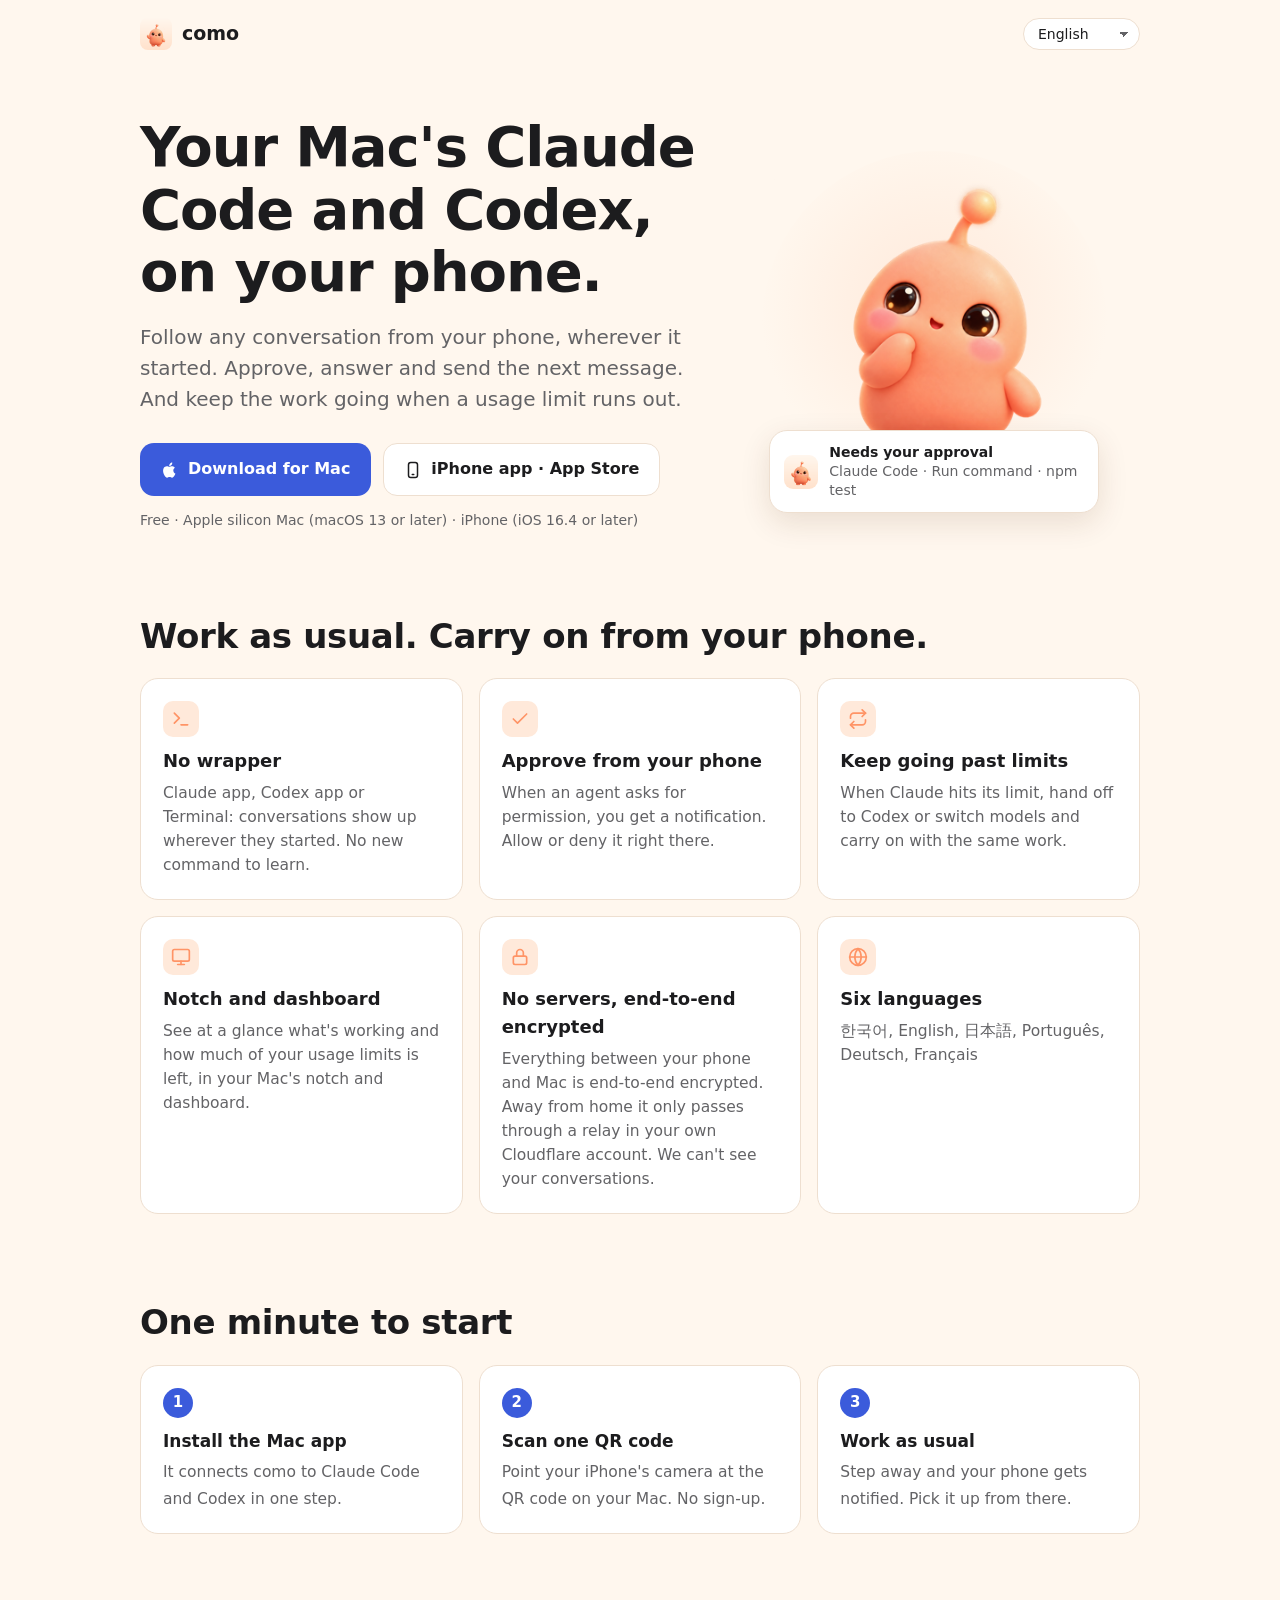
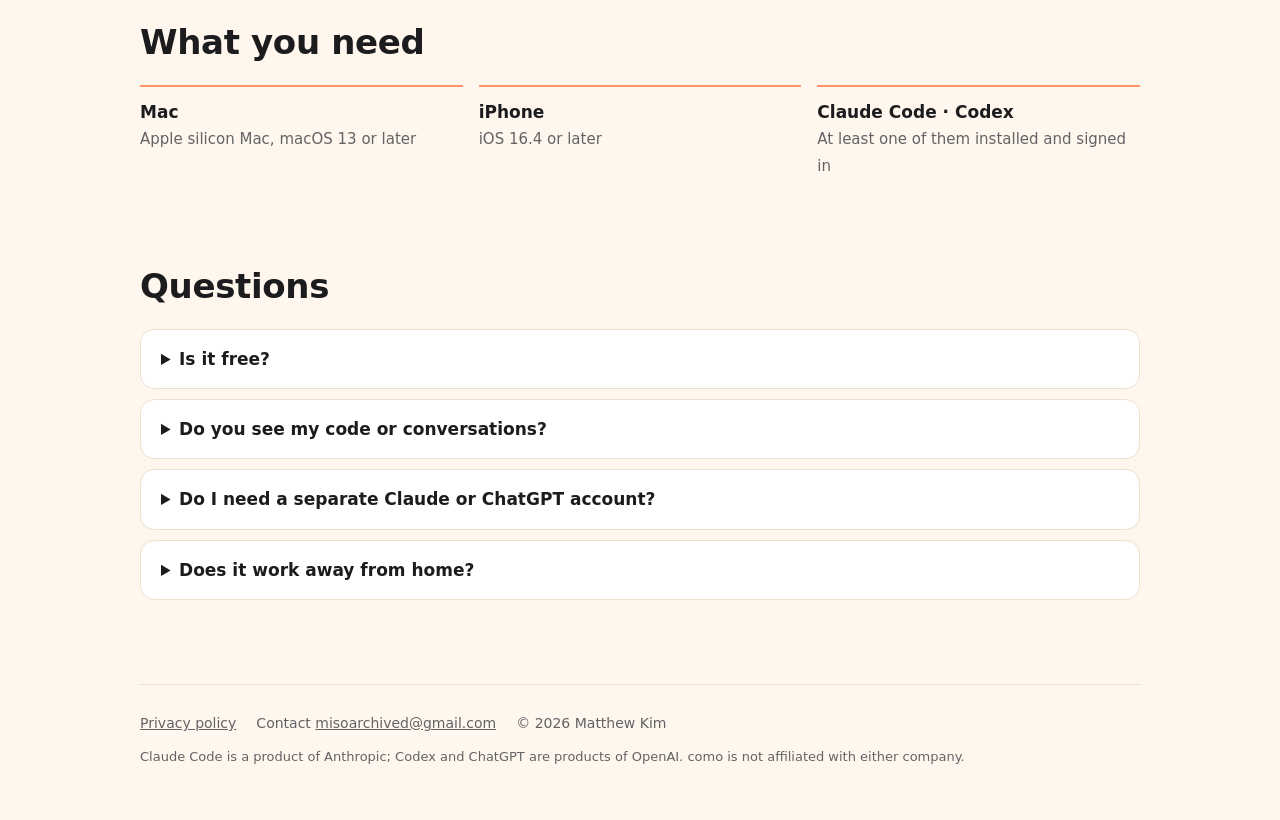
<file: index.html>
<!doctype html>
<html lang="ko">
<head>
<meta charset="utf-8">
<meta name="viewport" content="width=device-width, initial-scale=1, viewport-fit=cover">
<title>como</title>
<meta name="description" content="Your Mac's Claude Code and Codex, on your phone.">
<meta property="og:title" content="como">
<meta property="og:description" content="Your Mac's Claude Code and Codex, on your phone.">
<meta property="og:image" content="assets/icon.png">
<link rel="icon" href="assets/favicon.png">
<link rel="apple-touch-icon" href="assets/icon.png">
<link rel="stylesheet" href="style.css">
</head>
<body>
<!--
  como's landing page. Every text has data-t="key"; TEXT below holds it in Korean (the original),
  English, Japanese, Portuguese (Brazil), German and French. The page picks ?lang=…, else the
  browser's first language, else English.
  Downloads: MAC_DMG is the newest notarized dmg on GitHub Releases; the App Store link works once the app is out.
-->
<div class="wrap">
  <header class="top">
    <a class="brand" href="./"><img src="assets/icon.png" alt="">como</a>
    <div class="grow"></div>
    <select class="lang" id="lang" aria-label="Language">
      <option value="ko">한국어</option>
      <option value="en">English</option>
      <option value="ja">日本語</option>
      <option value="pt">Português</option>
      <option value="de">Deutsch</option>
      <option value="fr">Français</option>
    </select>
  </header>

  <main>
    <div class="hero">
      <div>
        <h1 data-t="hero.title"></h1>
        <p class="lead" data-t="hero.lead"></p>
        <div class="cta">
          <a class="btn primary" id="mac" href="#">
            <svg viewBox="0 0 24 24" fill="currentColor" aria-hidden="true"><path d="M16.4 12.6c0-2.4 2-3.6 2.1-3.7-1.2-1.7-3-1.9-3.6-2-1.5-.2-3 .9-3.8.9-.8 0-2-.9-3.3-.9-1.7 0-3.3 1-4.2 2.5-1.8 3.1-.5 7.7 1.3 10.2.9 1.2 1.9 2.6 3.2 2.6 1.3-.1 1.8-.8 3.3-.8s2 .8 3.3.8c1.4 0 2.2-1.2 3.1-2.5 1-1.4 1.4-2.8 1.4-2.9 0 0-2.8-1.1-2.8-4.2zM14 5.2c.7-.8 1.2-2 1-3.2-1 0-2.3.7-3 1.5-.7.8-1.2 1.9-1.1 3.1 1.2.1 2.3-.6 3.1-1.4z"/></svg>
            <span data-t="cta.mac"></span>
          </a>
          <a class="btn secondary" id="ios" href="https://apps.apple.com/app/id6825461690">
            <svg viewBox="0 0 24 24" fill="none" stroke="currentColor" stroke-width="2" stroke-linecap="round" aria-hidden="true"><rect x="6" y="2" width="12" height="20" rx="3"/><path d="M11 18h2"/></svg>
            <span data-t="cta.ios"></span>
          </a>
        </div>
        <div class="meta" data-t="hero.meta"></div>
        <ol class="setup" id="steps" hidden>
          <li data-t="steps.1"></li>
          <li data-t="steps.2"></li>
          <li data-t="steps.3"></li>
        </ol>
      </div>
      <div class="stage" aria-hidden="true">
        <div class="glow"></div>
        <img src="assets/mascot-thinking.png" alt="">
        <div class="toast"><img src="assets/icon.png" alt=""><div><b data-t="toast.title"></b><span data-t="toast.body"></span></div></div>
      </div>
    </div>

    <section>
      <h2 data-t="why.title"></h2>
      <div class="grid">
        <div class="card"><div class="ico"><svg viewBox="0 0 24 24" fill="none" stroke="currentColor" stroke-width="2" stroke-linecap="round" stroke-linejoin="round"><path d="M4 17l6-6-6-6"/><path d="M12 19h8"/></svg></div><h3 data-t="f1.t"></h3><p data-t="f1.d"></p></div>
        <div class="card"><div class="ico"><svg viewBox="0 0 24 24" fill="none" stroke="currentColor" stroke-width="2" stroke-linecap="round" stroke-linejoin="round"><path d="M20 6L9 17l-5-5"/></svg></div><h3 data-t="f2.t"></h3><p data-t="f2.d"></p></div>
        <div class="card"><div class="ico"><svg viewBox="0 0 24 24" fill="none" stroke="currentColor" stroke-width="2" stroke-linecap="round" stroke-linejoin="round"><path d="M17 1l4 4-4 4"/><path d="M3 11V9a4 4 0 0 1 4-4h14"/><path d="M7 23l-4-4 4-4"/><path d="M21 13v2a4 4 0 0 1-4 4H3"/></svg></div><h3 data-t="f3.t"></h3><p data-t="f3.d"></p></div>
        <div class="card"><div class="ico"><svg viewBox="0 0 24 24" fill="none" stroke="currentColor" stroke-width="2" stroke-linecap="round" stroke-linejoin="round"><rect x="2" y="3" width="20" height="14" rx="2"/><path d="M8 21h8"/><path d="M12 17v4"/></svg></div><h3 data-t="f4.t"></h3><p data-t="f4.d"></p></div>
        <div class="card"><div class="ico"><svg viewBox="0 0 24 24" fill="none" stroke="currentColor" stroke-width="2" stroke-linecap="round" stroke-linejoin="round"><rect x="4" y="11" width="16" height="10" rx="2"/><path d="M8 11V7a4 4 0 0 1 8 0v4"/></svg></div><h3 data-t="f5.t"></h3><p data-t="f5.d"></p></div>
        <div class="card"><div class="ico"><svg viewBox="0 0 24 24" fill="none" stroke="currentColor" stroke-width="2" stroke-linecap="round" stroke-linejoin="round"><circle cx="12" cy="12" r="10"/><path d="M2 12h20"/><path d="M12 2a15 15 0 0 1 0 20 15 15 0 0 1 0-20z"/></svg></div><h3 data-t="f6.t"></h3><p data-t="f6.d"></p></div>
      </div>
    </section>

    <section>
      <h2 data-t="how.title"></h2>
      <ol class="steps">
        <li><b data-t="s1.t"></b><span data-t="s1.d"></span></li>
        <li><b data-t="s2.t"></b><span data-t="s2.d"></span></li>
        <li><b data-t="s3.t"></b><span data-t="s3.d"></span></li>
      </ol>
    </section>

    <section>
      <h2 data-t="req.title"></h2>
      <div class="req">
        <div><b>Mac</b><span data-t="req.mac"></span></div>
        <div><b>iPhone</b><span data-t="req.ios"></span></div>
        <div><b>Claude Code · Codex</b><span data-t="req.agent"></span></div>
      </div>
    </section>

    <section class="faq">
      <h2 data-t="faq.title"></h2>
      <details><summary data-t="q1"></summary><p data-t="a1"></p></details>
      <details><summary data-t="q2"></summary><p data-t="a2"></p></details>
      <details><summary data-t="q3"></summary><p data-t="a3"></p></details>
      <details><summary data-t="q4"></summary><p data-t="a4"></p></details>
    </section>
  </main>

  <footer>
    <div class="row">
      <a id="privacy" href="privacy.html" data-t="foot.privacy"></a>
      <span><span data-t="foot.contact"></span> <a href="mailto:misoarchived@gmail.com">misoarchived@gmail.com</a></span>
      <span>© 2026 Matthew Kim</span>
    </div>
    <p class="note" data-t="foot.note"></p>
  </footer>
</div>

<script>
// Always the newest notarized dmg (GitHub Releases on this site's repo; each release uploads como.dmg).
const MAC_DMG = 'https://github.com/matthewkim-11/como-site/releases/latest/download/como.dmg';

const TEXT = {
  'hero.title': {
    ko: '내 Mac의 Claude Code·Codex를, 폰에서.',
    en: "Your Mac's Claude Code and Codex, on your phone.",
    ja: 'MacのClaude Code・Codexを、スマホから。',
    pt: 'O Claude Code e o Codex do seu Mac, no celular.',
    de: 'Claude Code und Codex auf deinem Mac – vom Handy aus.',
    fr: 'Claude Code et Codex de votre Mac, sur votre téléphone.',
  },
  'hero.lead': {
    ko: '어디서 시작한 대화든 폰에서 이어 보고, 승인하고, 다음 지시를 보내요. 사용 한도가 끝나도 일이 멈추지 않게.',
    en: 'Follow any conversation from your phone, wherever it started. Approve, answer and send the next message. And keep the work going when a usage limit runs out.',
    ja: 'どこで始めた会話でもスマホで続きを見て、承認して、次の指示を送れます。使用上限に達しても作業は止まりません。',
    pt: 'Acompanhe qualquer conversa pelo celular, onde quer que ela tenha começado. Aprove, responda e mande a próxima mensagem. E siga trabalhando quando um limite de uso acabar.',
    de: 'Verfolge jede Unterhaltung vom Handy aus, egal wo sie begonnen hat. Gib frei, antworte und schick die nächste Nachricht. Und arbeite weiter, wenn ein Nutzungslimit erreicht ist.',
    fr: "Suivez n'importe quelle conversation depuis votre téléphone, où qu'elle ait commencé. Approuvez, répondez et envoyez le message suivant. Et continuez quand une limite d'utilisation est atteinte.",
  },
  'cta.mac': { ko: 'Mac용 내려받기', en: 'Download for Mac', ja: 'Mac版をダウンロード', pt: 'Baixar para Mac', de: 'Für Mac laden', fr: 'Télécharger pour Mac' },
  'cta.ios': { ko: 'iPhone 앱 · App Store', en: 'iPhone app · App Store', ja: 'iPhoneアプリ · App Store', pt: 'App para iPhone · App Store', de: 'iPhone-App · App Store', fr: 'App iPhone · App Store' },
  'phone.title': { ko: '이 Mac에 como를 설치하세요', en: 'Install como on this Mac', ja: 'このMacにcomoをインストール', pt: 'Instale o como neste Mac', de: 'Installiere como auf diesem Mac', fr: 'Installez como sur ce Mac' },
  'phone.lead': {
    ko: 'iPhone의 como가 이 Mac과 연결하려면 Mac에도 como가 있어야 해요. 아래 버튼으로 Mac 앱을 받으세요.',
    en: 'To connect, the como on your iPhone needs como on this Mac too. Get the Mac app with the button below.',
    ja: 'iPhoneのcomoをこのMacとつなぐには、Macにもcomoが必要です。下のボタンからMac版を入手してください。',
    pt: 'Para conectar, o como do seu iPhone precisa do como neste Mac também. Baixe o app para Mac no botão abaixo.',
    de: 'Damit sich como auf deinem iPhone verbinden kann, braucht dieser Mac ebenfalls como. Lade die Mac-App mit der Taste unten.',
    fr: "Pour se connecter, le como de votre iPhone a aussi besoin de como sur ce Mac. Téléchargez l'app Mac avec le bouton ci-dessous.",
  },
  'steps.1': { ko: '[Mac용 내려받기]를 눌러 como.dmg를 받아요.', en: 'Click Download for Mac to get como.dmg.', ja: '[Mac版をダウンロード]でcomo.dmgを入手します。', pt: 'Clique em Baixar para Mac para obter o como.dmg.', de: 'Klicke auf „Für Mac laden“, um como.dmg zu laden.', fr: 'Cliquez sur Télécharger pour Mac pour obtenir como.dmg.' },
  'steps.2': { ko: 'como.dmg를 열고 como를 응용 프로그램 폴더로 끌어다 놓아요.', en: 'Open como.dmg and drag como into Applications.', ja: 'como.dmgを開き、comoをアプリケーションフォルダへドラッグします。', pt: 'Abra o como.dmg e arraste o como para Aplicativos.', de: 'Öffne como.dmg und zieh como in „Programme“.', fr: 'Ouvrez como.dmg et faites glisser como dans Applications.' },
  'steps.3': { ko: 'como를 열면 iPhone 화면에 이 Mac이 나타나요. 누르고, Mac에 뜬 숫자 6자리를 입력하면 끝이에요.', en: 'Open como, and this Mac appears on your iPhone. Tap it and type the 6 digits shown on the Mac.', ja: 'comoを開くとiPhoneにこのMacが表示されます。タップして、Macに出る6桁の数字を入力すれば完了です。', pt: 'Abra o como e este Mac aparece no iPhone. Toque nele e digite os 6 dígitos mostrados no Mac.', de: 'Öffne como, dann erscheint dieser Mac auf deinem iPhone. Tippe ihn an und gib die 6 Ziffern vom Mac ein.', fr: 'Ouvrez como : ce Mac apparaît sur votre iPhone. Touchez-le et saisissez les 6 chiffres affichés sur le Mac.' },
  'hero.meta': {
    ko: '무료 · Apple Silicon Mac(macOS 13 이상) · iPhone(iOS 16.4 이상)',
    en: 'Free · Apple silicon Mac (macOS 13 or later) · iPhone (iOS 16.4 or later)',
    ja: '無料 · Appleシリコン搭載Mac(macOS 13以降) · iPhone(iOS 16.4以降)',
    pt: 'Grátis · Mac com Apple Silicon (macOS 13 ou posterior) · iPhone (iOS 16.4 ou posterior)',
    de: 'Kostenlos · Mac mit Apple Chip (macOS 13 oder neuer) · iPhone (iOS 16.4 oder neuer)',
    fr: "Gratuit · Mac avec puce Apple (macOS 13 ou ultérieur) · iPhone (iOS 16.4 ou ultérieur)",
  },
  'toast.title': { ko: '승인이 필요해요', en: 'Needs your approval', ja: '承認が必要です', pt: 'Precisa da sua aprovação', de: 'Braucht deine Freigabe', fr: 'Approbation requise' },
  'toast.body': { ko: 'Claude Code · 명령 실행 · npm test', en: 'Claude Code · Run command · npm test', ja: 'Claude Code · コマンド実行 · npm test', pt: 'Claude Code · Executar comando · npm test', de: 'Claude Code · Befehl ausführen · npm test', fr: 'Claude Code · Exécuter la commande · npm test' },

  'why.title': { ko: '평소처럼 쓰고, 폰으로 이어 가요', en: 'Work as usual. Carry on from your phone.', ja: 'いつも通り使って、スマホで続ける', pt: 'Trabalhe como sempre. Continue pelo celular.', de: 'Arbeite wie gewohnt. Mach am Handy weiter.', fr: "Travaillez comme d'habitude. Continuez sur votre téléphone." },
  'f1.t': { ko: '감싸지 않아요', en: 'No wrapper', ja: 'ラップしない', pt: 'Sem embrulhar nada', de: 'Kein Wrapper', fr: "Rien à envelopper" },
  'f1.d': {
    ko: 'Claude 앱, Codex 앱, 터미널. 어디서 시작한 대화든 그대로 보여요. 새 명령을 배우지 않아도 돼요.',
    en: "Claude app, Codex app or Terminal: conversations show up wherever they started. No new command to learn.",
    ja: 'Claudeアプリ、Codexアプリ、ターミナル。どこで始めた会話もそのまま表示されます。新しいコマンドは覚えなくて大丈夫です。',
    pt: 'App Claude, app Codex ou Terminal: as conversas aparecem onde quer que tenham começado. Nenhum comando novo para aprender.',
    de: 'Claude-App, Codex-App oder Terminal: Unterhaltungen erscheinen, egal wo sie begonnen haben. Kein neuer Befehl nötig.',
    fr: "App Claude, app Codex ou Terminal : les conversations apparaissent où qu'elles aient commencé. Aucune nouvelle commande à apprendre.",
  },
  'f2.t': { ko: '폰에서 승인', en: 'Approve from your phone', ja: 'スマホで承認', pt: 'Aprove pelo celular', de: 'Freigabe vom Handy', fr: 'Approuvez depuis le téléphone' },
  'f2.d': {
    ko: '에이전트가 허락을 구하면 알림이 와요. 폰에서 바로 허용하거나 거절해요.',
    en: "When an agent asks for permission, you get a notification. Allow or deny it right there.",
    ja: 'エージェントが許可を求めると通知が届きます。スマホでそのまま許可・拒否できます。',
    pt: 'Quando um agente pede permissão, você recebe uma notificação. Permita ou negue ali mesmo.',
    de: 'Wenn ein Agent um Erlaubnis bittet, bekommst du eine Mitteilung. Erlaube oder lehne direkt ab.',
    fr: 'Quand un agent demande une autorisation, vous recevez une notification. Autorisez ou refusez sur-le-champ.',
  },
  'f3.t': { ko: '한도가 끝나도 이어서', en: 'Keep going past limits', ja: '上限に達しても続ける', pt: 'Siga além dos limites', de: 'Weiter trotz Limit', fr: 'Continuez malgré les limites' },
  'f3.d': {
    ko: 'Claude 한도가 차면 Codex로 넘기거나 다른 모델로 바꿔서 같은 일을 이어 가요.',
    en: 'When Claude hits its limit, hand off to Codex or switch models and carry on with the same work.',
    ja: 'Claudeの上限に達したら、Codexに引き継いだり別のモデルに切り替えたりして同じ作業を続けられます。',
    pt: 'Quando o Claude atinge o limite, passe para o Codex ou troque de modelo e continue o mesmo trabalho.',
    de: 'Ist Claudes Limit erreicht, übergib an Codex oder wechsle das Modell und arbeite an derselben Sache weiter.',
    fr: 'Quand Claude atteint sa limite, transférez à Codex ou changez de modèle et poursuivez le même travail.',
  },
  'f4.t': { ko: '노치와 대시보드', en: 'Notch and dashboard', ja: 'ノッチとダッシュボード', pt: 'Notch e painel', de: 'Notch und Dashboard', fr: 'Encoche et tableau de bord' },
  'f4.d': {
    ko: '지금 일하는 중인지, 사용 한도가 얼마나 남았는지 Mac 노치와 대시보드에서 한눈에 봐요.',
    en: "See at a glance what's working and how much of your usage limits is left, in your Mac's notch and dashboard.",
    ja: '今作業中か、使用上限があとどれだけ残っているかをMacのノッチとダッシュボードでひと目で確認できます。',
    pt: 'Veja de relance o que está em andamento e quanto resta dos seus limites de uso, no notch e no painel do Mac.',
    de: 'Sieh auf einen Blick, was gerade läuft und wie viel deiner Nutzungslimits übrig ist – in der Notch und im Dashboard deines Macs.',
    fr: "Voyez d'un coup d'œil ce qui tourne et ce qu'il reste de vos limites d'utilisation, dans l'encoche et le tableau de bord du Mac.",
  },
  'f5.t': { ko: '서버 없이, 종단 간 암호화', en: 'No servers, end-to-end encrypted', ja: 'サーバーなし、エンドツーエンド暗号化', pt: 'Sem servidores, com criptografia de ponta a ponta', de: 'Keine Server, Ende-zu-Ende-verschlüsselt', fr: 'Sans serveur, chiffré de bout en bout' },
  'f5.d': {
    ko: '폰과 Mac 사이는 종단 간 암호화돼요. 밖에서 쓸 때도 내 Cloudflare 계정의 중계만 거쳐요. 우리는 내 대화를 볼 수 없어요.',
    en: "Everything between your phone and Mac is end-to-end encrypted. Away from home it only passes through a relay in your own Cloudflare account. We can't see your conversations.",
    ja: 'スマホとMacの間はエンドツーエンドで暗号化されます。外出先でも、あなた自身のCloudflareアカウントの中継だけを通ります。私たちはあなたの会話を見られません。',
    pt: 'Tudo entre o celular e o Mac tem criptografia de ponta a ponta. Fora de casa, passa só por um relay na sua própria conta da Cloudflare. Nós não vemos suas conversas.',
    de: 'Alles zwischen Handy und Mac ist Ende-zu-Ende-verschlüsselt. Unterwegs läuft es nur über ein Relay in deinem eigenen Cloudflare-Konto. Wir können deine Unterhaltungen nicht sehen.',
    fr: "Tout ce qui passe entre le téléphone et le Mac est chiffré de bout en bout. À l'extérieur, cela ne transite que par un relais sur votre propre compte Cloudflare. Nous ne voyons pas vos conversations.",
  },
  'f6.t': { ko: '6개 언어', en: 'Six languages', ja: '6言語', pt: 'Seis idiomas', de: 'Sechs Sprachen', fr: 'Six langues' },
  'f6.d': { ko: '한국어, English, 日本語, Português, Deutsch, Français', en: '한국어, English, 日本語, Português, Deutsch, Français', ja: '한국어, English, 日本語, Português, Deutsch, Français', pt: '한국어, English, 日本語, Português, Deutsch, Français', de: '한국어, English, 日本語, Português, Deutsch, Français', fr: '한국어, English, 日本語, Português, Deutsch, Français' },

  'how.title': { ko: '시작은 1분', en: 'One minute to start', ja: '1分で始められます', pt: 'Um minuto para começar', de: 'In einer Minute startklar', fr: 'Une minute pour commencer' },
  's1.t': { ko: 'Mac 앱 설치', en: 'Install the Mac app', ja: 'Macアプリをインストール', pt: 'Instale o app no Mac', de: 'Mac-App installieren', fr: "Installez l'app Mac" },
  's1.d': { ko: 'Claude Code·Codex에 como를 한 번에 연결해요.', en: 'It connects como to Claude Code and Codex in one step.', ja: 'Claude Code・Codexにcomoを一度で接続します。', pt: 'Ele conecta o como ao Claude Code e ao Codex de uma vez.', de: 'Sie verbindet como in einem Schritt mit Claude Code und Codex.', fr: 'Elle connecte como à Claude Code et Codex en une fois.' },
  's2.t': { ko: 'QR 한 번', en: 'Scan one QR code', ja: 'QRを1回読み取る', pt: 'Leia um QR code', de: 'Einen QR-Code scannen', fr: 'Scannez un QR code' },
  's2.d': { ko: 'iPhone 카메라로 Mac에 뜬 QR을 비추면 연결돼요. 회원 가입은 없어요.', en: "Point your iPhone's camera at the QR code on your Mac. No sign-up.", ja: 'Macに表示されたQRをiPhoneのカメラで読み取ると接続されます。会員登録は不要です。', pt: 'Aponte a câmera do iPhone para o QR code no Mac. Sem cadastro.', de: 'Halte die iPhone-Kamera auf den QR-Code am Mac. Keine Registrierung.', fr: "Visez le QR code du Mac avec l'appareil photo de l'iPhone. Sans inscription." },
  's3.t': { ko: '평소처럼 쓰기', en: 'Work as usual', ja: 'いつも通り使う', pt: 'Trabalhe como sempre', de: 'Wie gewohnt arbeiten', fr: "Travaillez comme d'habitude" },
  's3.d': { ko: '자리를 비워도 폰에 알림이 오고, 거기서 이어서 해요.', en: "Step away and your phone gets notified. Pick it up from there.", ja: '席を外してもスマホに通知が届き、そこから続けられます。', pt: 'Saia da mesa e o celular avisa. Continue de lá.', de: 'Geh weg, und dein Handy meldet sich. Mach dort weiter.', fr: 'Éloignez-vous : votre téléphone vous prévient. Reprenez de là.' },

  'req.title': { ko: '필요한 것', en: 'What you need', ja: '必要なもの', pt: 'Do que você precisa', de: 'Was du brauchst', fr: 'Ce qu’il vous faut' },
  'req.mac': { ko: 'Apple Silicon Mac, macOS 13 이상', en: 'Apple silicon Mac, macOS 13 or later', ja: 'Appleシリコン搭載Mac、macOS 13以降', pt: 'Mac com Apple Silicon, macOS 13 ou posterior', de: 'Mac mit Apple Chip, macOS 13 oder neuer', fr: 'Mac avec puce Apple, macOS 13 ou ultérieur' },
  'req.ios': { ko: 'iOS 16.4 이상', en: 'iOS 16.4 or later', ja: 'iOS 16.4以降', pt: 'iOS 16.4 ou posterior', de: 'iOS 16.4 oder neuer', fr: 'iOS 16.4 ou ultérieur' },
  'req.agent': { ko: '둘 중 하나 이상 설치하고 로그인해 두면 돼요', en: 'At least one of them installed and signed in', ja: 'どちらか1つ以上をインストールしてサインインしておけばOKです', pt: 'Pelo menos um deles instalado e com login feito', de: 'Mindestens eines davon installiert und angemeldet', fr: "Au moins l'un des deux installé et connecté" },

  'faq.title': { ko: '자주 묻는 질문', en: 'Questions', ja: 'よくある質問', pt: 'Perguntas', de: 'Fragen', fr: 'Questions' },
  'q1': { ko: '무료인가요?', en: 'Is it free?', ja: '無料ですか?', pt: 'É grátis?', de: 'Ist es kostenlos?', fr: "C'est gratuit ?" },
  'a1': { ko: '네, 지금은 무료예요.', en: 'Yes, it is free for now.', ja: 'はい、現在は無料です。', pt: 'Sim, por enquanto é grátis.', de: 'Ja, im Moment ist es kostenlos.', fr: "Oui, c'est gratuit pour l'instant." },
  'q2': { ko: '내 코드나 대화를 보나요?', en: 'Do you see my code or conversations?', ja: '私のコードや会話を見ますか?', pt: 'Vocês veem meu código ou minhas conversas?', de: 'Seht ihr meinen Code oder meine Unterhaltungen?', fr: 'Voyez-vous mon code ou mes conversations ?' },
  'a2': {
    ko: '아니요. 대화는 내 Mac에 있고, 폰과는 종단 간 암호화로만 오가요. 운영하는 서버도 없어요.',
    en: "No. Conversations stay on your Mac and only travel to your phone end-to-end encrypted. We don't run any servers.",
    ja: 'いいえ。会話はあなたのMacにあり、スマホとはエンドツーエンド暗号化でのみやり取りします。運営するサーバーもありません。',
    pt: 'Não. As conversas ficam no seu Mac e só vão ao celular com criptografia de ponta a ponta. Não mantemos servidores.',
    de: 'Nein. Unterhaltungen bleiben auf deinem Mac und gehen nur Ende-zu-Ende-verschlüsselt an dein Handy. Wir betreiben keine Server.',
    fr: "Non. Les conversations restent sur votre Mac et ne vont vers le téléphone que chiffrées de bout en bout. Nous n'exploitons aucun serveur.",
  },
  'q3': { ko: 'Claude·ChatGPT 계정이 따로 필요해요?', en: 'Do I need a separate Claude or ChatGPT account?', ja: 'Claude・ChatGPTのアカウントは別に必要ですか?', pt: 'Preciso de outra conta do Claude ou do ChatGPT?', de: 'Brauche ich ein eigenes Claude- oder ChatGPT-Konto?', fr: 'Faut-il un compte Claude ou ChatGPT à part ?' },
  'a3': {
    ko: 'Claude Code나 Codex를 이미 쓰고 있다면 그 로그인 그대로 써요.',
    en: "If you already use Claude Code or Codex, como uses that same sign-in.",
    ja: 'すでにClaude CodeやCodexを使っていれば、そのサインインをそのまま使います。',
    pt: 'Se você já usa o Claude Code ou o Codex, o como usa o mesmo login.',
    de: 'Wenn du Claude Code oder Codex schon nutzt, verwendet como dieselbe Anmeldung.',
    fr: 'Si vous utilisez déjà Claude Code ou Codex, como utilise la même connexion.',
  },
  'q4': { ko: '집 밖에서도 돼요?', en: 'Does it work away from home?', ja: '外出先でも使えますか?', pt: 'Funciona fora de casa?', de: 'Klappt es auch unterwegs?', fr: "Ça marche à l'extérieur ?" },
  'a4': {
    ko: '네. 무료 Cloudflare 계정에 1분이면 내 중계 서버를 올려서 LTE에서도 써요.',
    en: 'Yes. In about a minute, como puts your own relay on a free Cloudflare account, so it works over cellular too.',
    ja: 'はい。無料のCloudflareアカウントに約1分で自分専用の中継サーバーを置けるので、モバイル通信でも使えます。',
    pt: 'Sim. Em cerca de um minuto, o como cria seu próprio relay numa conta grátis da Cloudflare, e funciona também na rede móvel.',
    de: 'Ja. In etwa einer Minute richtet como dein eigenes Relay auf einem kostenlosen Cloudflare-Konto ein – dann klappt es auch im Mobilfunknetz.',
    fr: 'Oui. En une minute environ, como installe votre propre relais sur un compte Cloudflare gratuit, et ça marche aussi en réseau mobile.',
  },

  'foot.privacy': { ko: '개인정보 처리방침', en: 'Privacy policy', ja: 'プライバシーポリシー', pt: 'Política de privacidade', de: 'Datenschutz', fr: 'Politique de confidentialité' },
  'foot.contact': { ko: '문의', en: 'Contact', ja: 'お問い合わせ', pt: 'Contato', de: 'Kontakt', fr: 'Contact' },
  'foot.note': {
    ko: 'Claude Code는 Anthropic의, Codex와 ChatGPT는 OpenAI의 제품이에요. como는 이 회사들과 관련이 없어요.',
    en: 'Claude Code is a product of Anthropic; Codex and ChatGPT are products of OpenAI. como is not affiliated with either company.',
    ja: 'Claude CodeはAnthropic、CodexとChatGPTはOpenAIの製品です。comoはこれらの企業と提携していません。',
    pt: 'O Claude Code é um produto da Anthropic; o Codex e o ChatGPT são produtos da OpenAI. O como não tem vínculo com essas empresas.',
    de: 'Claude Code ist ein Produkt von Anthropic, Codex und ChatGPT sind Produkte von OpenAI. como steht in keiner Verbindung zu diesen Unternehmen.',
    fr: "Claude Code est un produit d'Anthropic ; Codex et ChatGPT sont des produits d'OpenAI. como n'est affilié à aucune de ces entreprises.",
  },
};

const LANGS = ['ko', 'en', 'ja', 'pt', 'de', 'fr'];
const pick = (code) => LANGS.find((l) => String(code || '').toLowerCase().startsWith(l));
const chosen = () => pick(new URLSearchParams(location.search).get('lang')) || pick(navigator.languages?.[0] || navigator.language) || 'en';

function show(lang) {
  document.documentElement.lang = lang;
  for (const el of document.querySelectorAll('[data-t]')) el.textContent = TEXT[el.dataset.t]?.[lang] ?? TEXT[el.dataset.t]?.en ?? '';
  document.title = 'como – ' + TEXT['hero.title'][lang];
  // Handed over from the iPhone app (Handoff, ?from=phone) on a Mac: just the Mac app and how to set it up.
  if (FROM_PHONE) {
    document.querySelector('.hero h1').textContent = TEXT['phone.title'][lang] ?? TEXT['phone.title'].en;
    document.querySelector('.hero p.lead').textContent = TEXT['phone.lead'][lang] ?? TEXT['phone.lead'].en;
  }
  document.getElementById('lang').value = lang;
  document.getElementById('privacy').href = `privacy.html?lang=${lang}`;
}

document.getElementById('mac').href = MAC_DMG;
// A Mac visitor sent here by the iPhone app: the iPhone button would read as the Mac download, so it goes.
const FROM_PHONE = new URLSearchParams(location.search).get('from') === 'phone' && !/iPhone|iPad|Android/.test(navigator.userAgent);
if (FROM_PHONE) { document.getElementById('ios').hidden = true; document.getElementById('steps').hidden = false; }
document.getElementById('lang').addEventListener('change', (e) => {
  const lang = e.target.value;
  const url = new URL(location.href);
  url.searchParams.set('lang', lang);
  history.replaceState(null, '', url);
  show(lang);
});
show(chosen());
</script>
</body>
</html>
</file>
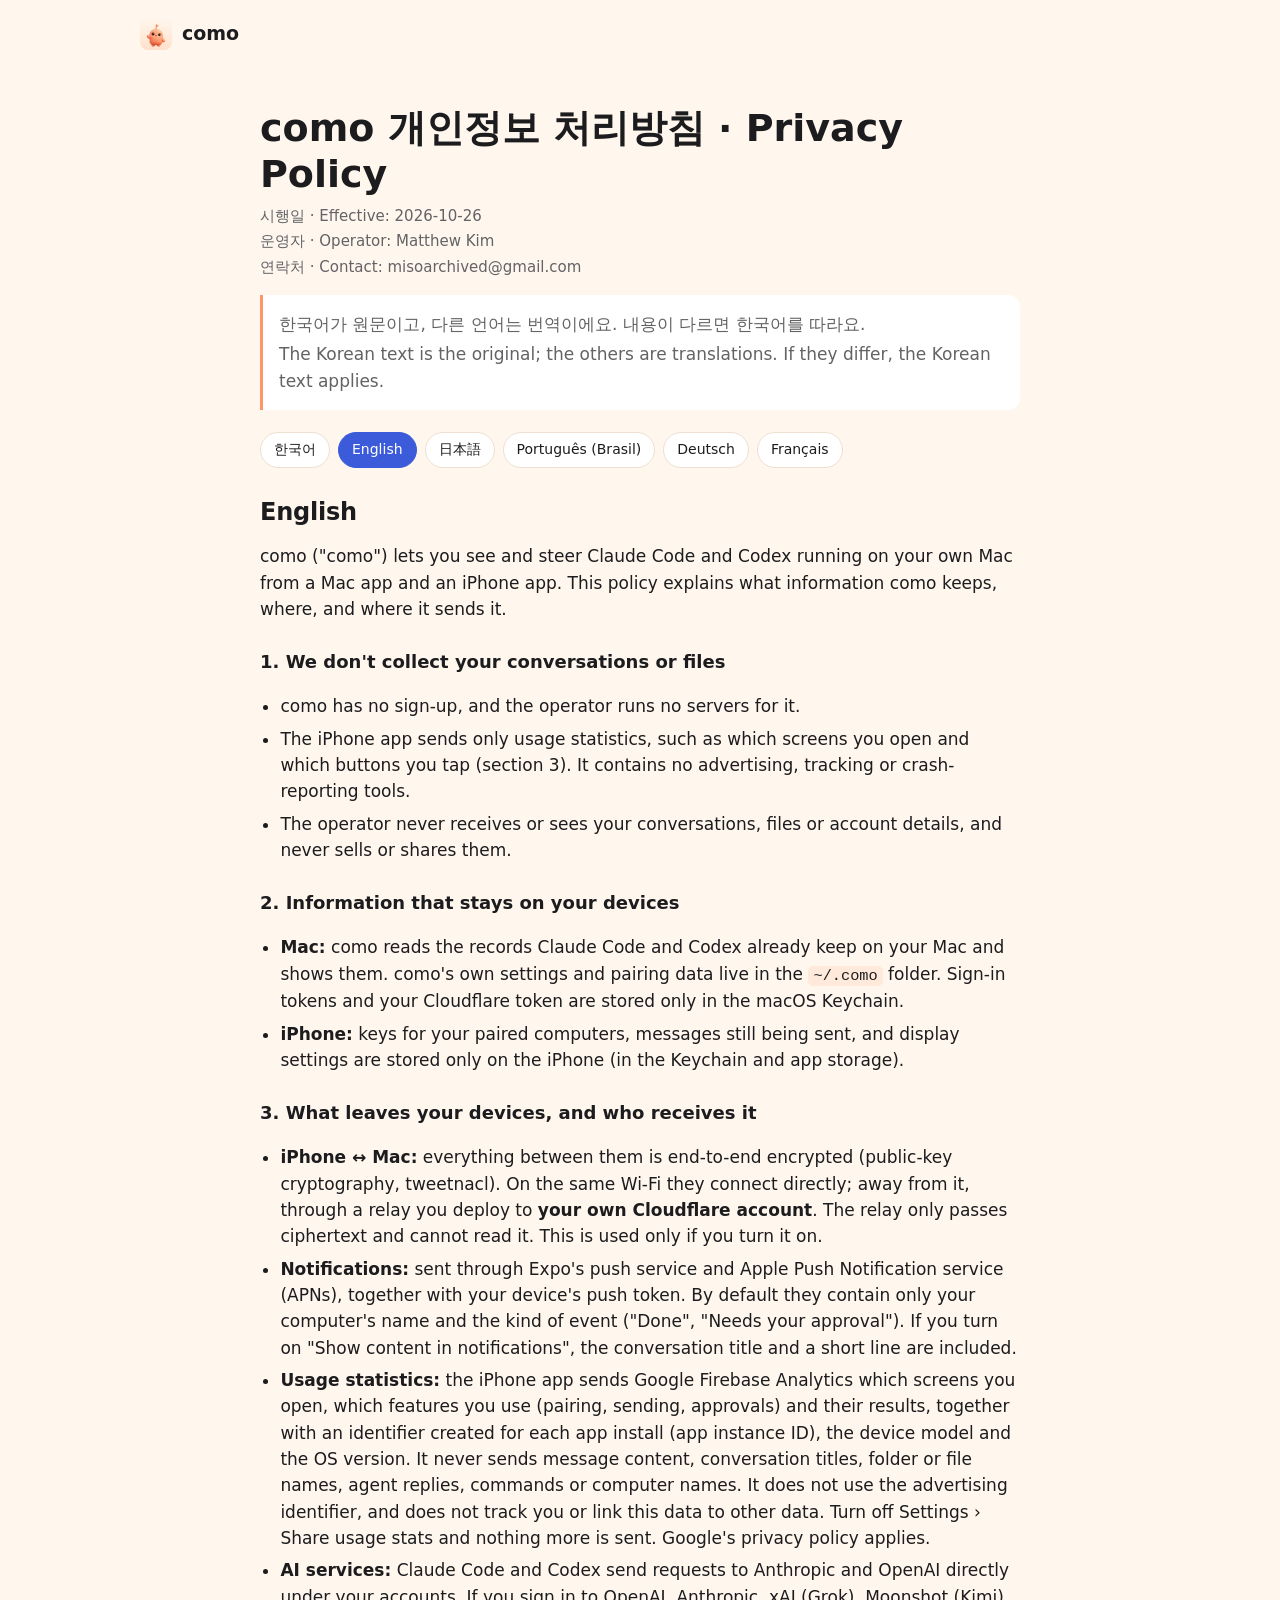
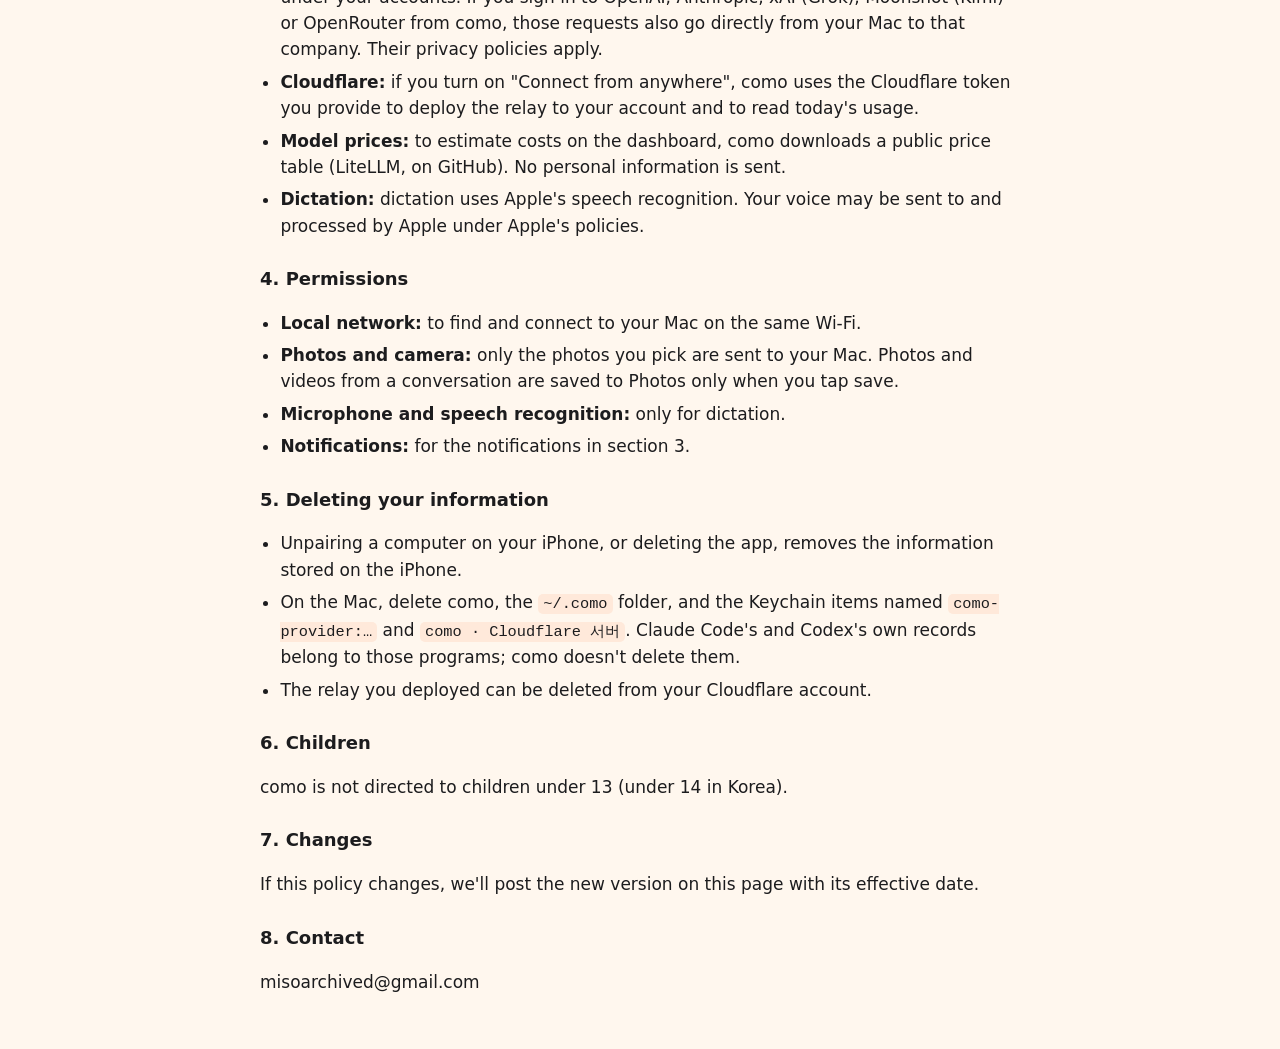
<file: privacy.html>
<!doctype html>
<html lang="ko">
<head>
<meta charset="utf-8">
<meta name="viewport" content="width=device-width, initial-scale=1, viewport-fit=cover">
<title>como – Privacy Policy</title>
<link rel="icon" href="assets/favicon.png">
<link rel="stylesheet" href="style.css">
</head>
<body>
<!-- Generated by site/build-privacy.mjs from legal/PRIVACY.md. Edit that file, then run: node site/build-privacy.mjs -->
<div class="wrap">
  <header class="top"><a class="brand" href="./"><img src="assets/icon.png" alt="">como</a></header>
  <main class="doc">
    <h1>como 개인정보 처리방침 · Privacy Policy</h1>
    <p class="meta-line">시행일 · Effective: 2026-10-26</p>
<p class="meta-line">운영자 · Operator: Matthew Kim</p>
<p class="meta-line">연락처 · Contact: misoarchived@gmail.com</p>
    <blockquote><p>한국어가 원문이고, 다른 언어는 번역이에요. 내용이 다르면 한국어를 따라요.</p><p>The Korean text is the original; the others are translations. If they differ, the Korean text applies.</p></blockquote>
    <nav aria-label="Language">
      <a href="?lang=ko" data-lang="ko">한국어</a>
      <a href="?lang=en" data-lang="en">English</a>
      <a href="?lang=ja" data-lang="ja">日本語</a>
      <a href="?lang=pt" data-lang="pt">Português (Brasil)</a>
      <a href="?lang=de" data-lang="de">Deutsch</a>
      <a href="?lang=fr" data-lang="fr">Français</a>
    </nav>
    <article class="lang-part" lang="ko" data-lang="ko">
<h2>한국어</h2>
<p>como(이하 "como")는 내 Mac에서 도는 Claude Code·Codex를 Mac 앱과 iPhone 앱에서 보고 다룰 수 있게 해 주는 앱이에요. 이 방침은 como가 어떤 정보를 어디에 두고 어디로 보내는지 설명해요.</p>
<h3>1. 대화와 파일은 모으지 않아요</h3>
<ul><li>como에는 회원 가입이 없고, 운영자가 운영하는 서버도 없어요.</li><li>iPhone 앱은 어떤 화면을 열고 어떤 버튼을 눌렀는지 같은 사용 통계만 보내요(아래 3번). 광고, 추적, 오류 보고 도구는 넣지 않았어요.</li><li>운영자는 여러분의 대화, 파일, 계정 정보를 받거나 볼 수 없어요. 그런 정보를 팔거나 남에게 주지 않아요.</li></ul>
<h3>2. 내 기기에만 있는 정보</h3>
<ul><li><b>Mac:</b> 대화 기록은 Claude Code·Codex가 이미 Mac에 남기는 기록을 como가 읽어서 보여 줘요. como 자체 설정과 연결 정보는 <code>~/.como</code> 폴더에 있어요. 로그인 토큰과 Cloudflare 토큰은 macOS 키체인에만 저장해요.</li><li><b>iPhone:</b> 연결한 컴퓨터의 열쇠, 보내는 중인 메시지, 화면 설정을 iPhone 안(키체인 등)에만 저장해요.</li></ul>
<h3>3. 기기 밖으로 나가는 정보와 받는 곳</h3>
<ul><li><b>iPhone ↔ Mac:</b> 둘 사이의 모든 내용은 종단 간 암호화돼요(공개 키 암호, tweetnacl). 같은 Wi-Fi에서는 바로 이어지고, 밖에서는 <b>여러분 본인의 Cloudflare 계정</b>에 올린 중계 서버를 거쳐요. 중계 서버는 암호문만 전달하고 내용을 볼 수 없어요. 이 기능은 여러분이 켰을 때만 써요.</li><li><b>알림:</b> 알림은 Expo의 푸시 서비스와 Apple 푸시 서비스(APNs)를 거쳐요. 이때 기기의 푸시 토큰이 함께 가요. 기본으로는 "컴퓨터 이름"과 "끝났어요·승인이 필요해요" 같은 종류만 보내요. 앱에서 "알림에 내용 보이기"를 켜면 대화 제목과 짧은 한 줄도 함께 가요.</li><li><b>사용 통계:</b> iPhone 앱은 Google의 Firebase Analytics로 어떤 화면을 열었는지, 연결·전송·승인 같은 기능을 썼는지와 그 결과를 보내요. 이때 앱 설치마다 만들어지는 식별자(앱 인스턴스 ID)와 기기 종류, OS 버전이 함께 가요. 메시지 내용, 대화 제목, 폴더·파일 이름, 에이전트의 답, 명령, 컴퓨터 이름은 보내지 않아요. 광고 ID는 쓰지 않고, 여러분을 추적하거나 다른 데이터와 묶지 않아요. 설정 › 사용 통계 보내기를 끄면 그 뒤로는 보내지 않아요. Google의 개인정보 처리방침을 따라요.</li><li><b>AI 서비스:</b> Claude Code와 Codex는 여러분의 계정으로 Anthropic과 OpenAI에 직접 요청해요. como에서 OpenAI, Anthropic, xAI(Grok), Moonshot(Kimi), OpenRouter에 로그인하면, 그 요청도 여러분의 Mac에서 해당 회사로 직접 가요. 이 정보는 각 회사의 개인정보 처리방침을 따라요.</li><li><b>Cloudflare:</b> "밖에서도 연결"을 켜면 여러분이 넣은 Cloudflare 토큰으로 여러분 계정에 중계 서버를 올리고, 하루 사용량을 읽어요.</li><li><b>모델 가격표:</b> 대시보드의 요금 계산을 위해 공개된 가격표(GitHub의 LiteLLM)를 받아 와요. 이때 개인 정보는 보내지 않아요.</li><li><b>받아쓰기:</b> 받아쓰기는 Apple의 음성 인식을 써요. 음성이 Apple로 보내져 처리될 수 있고, Apple의 방침을 따라요.</li></ul>
<h3>4. 권한</h3>
<ul><li><b>로컬 네트워크:</b> 같은 Wi-Fi의 Mac을 찾고 연결할 때 써요.</li><li><b>사진·카메라:</b> 고른 사진만 Mac으로 보내요. 대화 속 사진·영상은 저장을 누를 때만 사진 앱에 저장해요.</li><li><b>마이크·음성 인식:</b> 받아쓰기를 쓸 때만 써요.</li><li><b>알림:</b> 위 3번의 알림에 써요.</li></ul>
<h3>5. 지우기</h3>
<ul><li>iPhone에서 컴퓨터 연결을 해제하거나 앱을 지우면 iPhone 안의 정보가 지워져요.</li><li>Mac에서는 como를 지우고 <code>~/.como</code> 폴더와 키체인의 <code>como-provider:…</code>, <code>como · Cloudflare 서버</code> 항목을 지우면 돼요. Claude Code·Codex의 기록은 각 프로그램의 것이라 como가 지우지 않아요.</li><li>Cloudflare에 올린 중계 서버는 여러분의 Cloudflare 계정에서 지울 수 있어요.</li></ul>
<h3>6. 어린이</h3>
<p>como는 만 14세 미만(미국은 13세 미만)을 대상으로 하지 않아요.</p>
<h3>7. 바뀔 때</h3>
<p>이 방침이 바뀌면 이 페이지에 시행일과 함께 알려요.</p>
<h3>8. 문의</h3>
<p>misoarchived@gmail.com</p>
</article>
<article class="lang-part" lang="en" data-lang="en">
<h2>English</h2>
<p>como ("como") lets you see and steer Claude Code and Codex running on your own Mac from a Mac app and an iPhone app. This policy explains what information como keeps, where, and where it sends it.</p>
<h3>1. We don't collect your conversations or files</h3>
<ul><li>como has no sign-up, and the operator runs no servers for it.</li><li>The iPhone app sends only usage statistics, such as which screens you open and which buttons you tap (section 3). It contains no advertising, tracking or crash-reporting tools.</li><li>The operator never receives or sees your conversations, files or account details, and never sells or shares them.</li></ul>
<h3>2. Information that stays on your devices</h3>
<ul><li><b>Mac:</b> como reads the records Claude Code and Codex already keep on your Mac and shows them. como's own settings and pairing data live in the <code>~/.como</code> folder. Sign-in tokens and your Cloudflare token are stored only in the macOS Keychain.</li><li><b>iPhone:</b> keys for your paired computers, messages still being sent, and display settings are stored only on the iPhone (in the Keychain and app storage).</li></ul>
<h3>3. What leaves your devices, and who receives it</h3>
<ul><li><b>iPhone ↔ Mac:</b> everything between them is end-to-end encrypted (public-key cryptography, tweetnacl). On the same Wi-Fi they connect directly; away from it, through a relay you deploy to <b>your own Cloudflare account</b>. The relay only passes ciphertext and cannot read it. This is used only if you turn it on.</li><li><b>Notifications:</b> sent through Expo's push service and Apple Push Notification service (APNs), together with your device's push token. By default they contain only your computer's name and the kind of event ("Done", "Needs your approval"). If you turn on "Show content in notifications", the conversation title and a short line are included.</li><li><b>Usage statistics:</b> the iPhone app sends Google Firebase Analytics which screens you open, which features you use (pairing, sending, approvals) and their results, together with an identifier created for each app install (app instance ID), the device model and the OS version. It never sends message content, conversation titles, folder or file names, agent replies, commands or computer names. It does not use the advertising identifier, and does not track you or link this data to other data. Turn off Settings › Share usage stats and nothing more is sent. Google's privacy policy applies.</li><li><b>AI services:</b> Claude Code and Codex send requests to Anthropic and OpenAI directly under your accounts. If you sign in to OpenAI, Anthropic, xAI (Grok), Moonshot (Kimi) or OpenRouter from como, those requests also go directly from your Mac to that company. Their privacy policies apply.</li><li><b>Cloudflare:</b> if you turn on "Connect from anywhere", como uses the Cloudflare token you provide to deploy the relay to your account and to read today's usage.</li><li><b>Model prices:</b> to estimate costs on the dashboard, como downloads a public price table (LiteLLM, on GitHub). No personal information is sent.</li><li><b>Dictation:</b> dictation uses Apple's speech recognition. Your voice may be sent to and processed by Apple under Apple's policies.</li></ul>
<h3>4. Permissions</h3>
<ul><li><b>Local network:</b> to find and connect to your Mac on the same Wi-Fi.</li><li><b>Photos and camera:</b> only the photos you pick are sent to your Mac. Photos and videos from a conversation are saved to Photos only when you tap save.</li><li><b>Microphone and speech recognition:</b> only for dictation.</li><li><b>Notifications:</b> for the notifications in section 3.</li></ul>
<h3>5. Deleting your information</h3>
<ul><li>Unpairing a computer on your iPhone, or deleting the app, removes the information stored on the iPhone.</li><li>On the Mac, delete como, the <code>~/.como</code> folder, and the Keychain items named <code>como-provider:…</code> and <code>como · Cloudflare 서버</code>. Claude Code's and Codex's own records belong to those programs; como doesn't delete them.</li><li>The relay you deployed can be deleted from your Cloudflare account.</li></ul>
<h3>6. Children</h3>
<p>como is not directed to children under 13 (under 14 in Korea).</p>
<h3>7. Changes</h3>
<p>If this policy changes, we'll post the new version on this page with its effective date.</p>
<h3>8. Contact</h3>
<p>misoarchived@gmail.com</p>
</article>
<article class="lang-part" lang="ja" data-lang="ja">
<h2>日本語</h2>
<p>como(以下「como」)は、ご自身のMacで動くClaude Code・Codexを、MacアプリとiPhoneアプリから確認・操作できるアプリです。このポリシーでは、comoがどの情報をどこに保存し、どこへ送るかを説明します。</p>
<h3>1. 会話やファイルは収集しません</h3>
<ul><li>comoには会員登録がなく、運営者が運営するサーバーもありません。</li><li>iPhoneアプリが送るのは、どの画面を開きどのボタンを押したかといった利用統計だけです(3を参照)。広告、トラッキング、クラッシュレポートのツールは入っていません。</li><li>運営者があなたの会話、ファイル、アカウント情報を受け取ったり見たりすることはなく、販売や第三者提供もしません。</li></ul>
<h3>2. あなたのデバイスにだけ保存される情報</h3>
<ul><li><b>Mac:</b> Claude Code・CodexがすでにMacに残している記録をcomoが読み取って表示します。como自身の設定とペアリング情報は<code>~/.como</code>フォルダにあります。サインインのトークンとCloudflareのトークンはmacOSのキーチェーンにだけ保存します。</li><li><b>iPhone:</b> ペアリングしたコンピュータの鍵、送信中のメッセージ、表示設定はiPhoneの中(キーチェーンなど)にだけ保存します。</li></ul>
<h3>3. デバイスの外に出る情報と受け取り先</h3>
<ul><li><b>iPhone ↔ Mac:</b> 両者の間のすべての内容はエンドツーエンドで暗号化されます(公開鍵暗号、tweetnacl)。同じWi-Fiでは直接つながり、外出先では<b>あなた自身のCloudflareアカウント</b>に置いた中継サーバーを経由します。中継サーバーは暗号文を渡すだけで、内容は読めません。この機能はあなたがオンにしたときだけ使います。</li><li><b>通知:</b> 通知はExpoのプッシュサービスとApple Push Notificationサービス(APNs)を経由し、デバイスのプッシュトークンも一緒に送られます。標準では「コンピュータの名前」と「完了しました」「承認が必要です」などの種類だけを送ります。アプリで「通知に内容を表示」をオンにすると、会話のタイトルと短い一文も含まれます。</li><li><b>利用統計:</b> iPhoneアプリはGoogleのFirebase Analyticsに、開いた画面、使った機能(接続・送信・承認など)とその結果を送ります。このとき、アプリのインストールごとに作られる識別子(アプリインスタンスID)、機種、OSのバージョンも送られます。メッセージの内容、会話のタイトル、フォルダやファイルの名前、エージェントの返答、コマンド、コンピュータの名前は送りません。広告IDは使わず、あなたを追跡したり他のデータと結び付けたりしません。設定 › 利用統計を送信 をオフにすると、それ以降は送りません。Googleのプライバシーポリシーが適用されます。</li><li><b>AIサービス:</b> Claude CodeとCodexは、あなたのアカウントでAnthropicとOpenAIに直接リクエストします。comoからOpenAI、Anthropic、xAI(Grok)、Moonshot(Kimi)、OpenRouterにサインインした場合も、リクエストはあなたのMacからその会社へ直接送られます。各社のプライバシーポリシーが適用されます。</li><li><b>Cloudflare:</b> 「どこからでも接続」をオンにすると、入力したCloudflareのトークンであなたのアカウントに中継サーバーを置き、その日の使用量を読み取ります。</li><li><b>モデル料金表:</b> ダッシュボードで料金を計算するため、公開されている料金表(GitHubのLiteLLM)を取得します。個人情報は送りません。</li><li><b>音声入力:</b> 音声入力はAppleの音声認識を使います。音声がAppleに送られて処理されることがあり、Appleのポリシーが適用されます。</li></ul>
<h3>4. 権限</h3>
<ul><li><b>ローカルネットワーク:</b> 同じWi-FiのMacを見つけて接続するために使います。</li><li><b>写真・カメラ:</b> 選んだ写真だけをMacに送ります。会話内の写真・動画は、保存をタップしたときだけ写真アプリに保存します。</li><li><b>マイク・音声認識:</b> 音声入力を使うときだけ使います。</li><li><b>通知:</b> 3の通知に使います。</li></ul>
<h3>5. 削除</h3>
<ul><li>iPhoneでコンピュータのペアリングを解除するか、アプリを削除すると、iPhone内の情報は削除されます。</li><li>Macでは、como、<code>~/.como</code>フォルダ、キーチェーンの<code>como-provider:…</code>と<code>como · Cloudflare 서버</code>の項目を削除してください。Claude Code・Codexの記録は各プログラムのものなので、comoは削除しません。</li><li>Cloudflareに置いた中継サーバーは、あなたのCloudflareアカウントから削除できます。</li></ul>
<h3>6. 子ども</h3>
<p>comoは13歳未満(韓国では14歳未満)の子どもを対象としていません。</p>
<h3>7. 変更</h3>
<p>このポリシーを変更する場合は、施行日とともにこのページでお知らせします。</p>
<h3>8. お問い合わせ</h3>
<p>misoarchived@gmail.com</p>
</article>
<article class="lang-part" lang="pt" data-lang="pt">
<h2>Português (Brasil)</h2>
<p>O como ("como") permite ver e controlar o Claude Code e o Codex que rodam no seu próprio Mac, por um app no Mac e um app no iPhone. Esta política explica quais informações o como guarda, onde e para onde as envia.</p>
<h3>1. Não coletamos suas conversas nem arquivos</h3>
<ul><li>O como não tem cadastro, e o operador não mantém servidores para ele.</li><li>O app para iPhone envia só estatísticas de uso, como quais telas você abre e em quais botões toca (seção 3). Não há ferramentas de publicidade, rastreamento nem relatórios de falhas.</li><li>O operador nunca recebe nem vê suas conversas, arquivos ou dados de conta, e nunca os vende nem compartilha.</li></ul>
<h3>2. Informações que ficam nos seus dispositivos</h3>
<ul><li><b>Mac:</b> o como lê os registros que o Claude Code e o Codex já mantêm no seu Mac e os mostra. As configurações e os dados de pareamento do próprio como ficam na pasta <code>~/.como</code>. Tokens de login e o seu token da Cloudflare ficam apenas nas Chaves do macOS.</li><li><b>iPhone:</b> as chaves dos computadores pareados, as mensagens ainda sendo enviadas e as preferências de exibição ficam apenas no iPhone (nas Chaves e no armazenamento do app).</li></ul>
<h3>3. O que sai dos seus dispositivos e quem recebe</h3>
<ul><li><b>iPhone ↔ Mac:</b> tudo entre eles tem criptografia de ponta a ponta (criptografia de chave pública, tweetnacl). Na mesma rede Wi-Fi, a conexão é direta; fora dela, passa por um relay que você publica na <b>sua própria conta da Cloudflare</b>. O relay só repassa texto cifrado e não consegue lê-lo. Isso só é usado se você ativar.</li><li><b>Notificações:</b> passam pelo serviço de push da Expo e pelo serviço de notificações por push da Apple (APNs), junto com o token de push do seu dispositivo. Por padrão, contêm só o nome do computador e o tipo de evento ("Pronto", "Precisa da sua aprovação"). Se você ativar "Mostrar conteúdo nas notificações", o título da conversa e uma linha curta também são enviados.</li><li><b>Estatísticas de uso:</b> o app para iPhone envia ao Google Firebase Analytics quais telas você abre, quais recursos usa (conexão, envio, aprovações) e seus resultados, junto com um identificador criado para cada instalação do app (ID da instância do app), o modelo do aparelho e a versão do sistema. Nunca envia o conteúdo das mensagens, títulos de conversas, nomes de pastas ou arquivos, respostas dos agentes, comandos nem nomes de computadores. Não usa o identificador de publicidade e não rastreia você nem vincula esses dados a outros dados. Desative Ajustes › Enviar estatísticas de uso e nada mais será enviado. Aplica-se a política de privacidade do Google.</li><li><b>Serviços de IA:</b> o Claude Code e o Codex fazem pedidos diretamente à Anthropic e à OpenAI com as suas contas. Se você entrar na OpenAI, Anthropic, xAI (Grok), Moonshot (Kimi) ou OpenRouter pelo como, esses pedidos também vão diretamente do seu Mac para essas empresas. As políticas de privacidade delas se aplicam.</li><li><b>Cloudflare:</b> se você ativar "Conectar de qualquer lugar", o como usa o token da Cloudflare que você informar para publicar o relay na sua conta e ler o uso do dia.</li><li><b>Preços de modelos:</b> para estimar custos no painel, o como baixa uma tabela pública de preços (LiteLLM, no GitHub). Nenhum dado pessoal é enviado.</li><li><b>Ditado:</b> o ditado usa o reconhecimento de fala da Apple. Sua voz pode ser enviada à Apple e processada conforme as políticas da Apple.</li></ul>
<h3>4. Permissões</h3>
<ul><li><b>Rede local:</b> para encontrar e conectar ao seu Mac na mesma rede Wi-Fi.</li><li><b>Fotos e câmera:</b> só as fotos que você escolher são enviadas ao seu Mac. Fotos e vídeos de uma conversa só são salvos no app Fotos quando você toca em salvar.</li><li><b>Microfone e reconhecimento de fala:</b> só para o ditado.</li><li><b>Notificações:</b> para as notificações da seção 3.</li></ul>
<h3>5. Como apagar</h3>
<ul><li>Desparear um computador no iPhone, ou apagar o app, remove as informações guardadas no iPhone.</li><li>No Mac, apague o como, a pasta <code>~/.como</code> e os itens das Chaves chamados <code>como-provider:…</code> e <code>como · Cloudflare 서버</code>. Os registros do Claude Code e do Codex pertencem a esses programas; o como não os apaga.</li><li>O relay que você publicou pode ser apagado na sua conta da Cloudflare.</li></ul>
<h3>6. Crianças</h3>
<p>O como não é destinado a menores de 13 anos (menores de 14 na Coreia).</p>
<h3>7. Alterações</h3>
<p>Se esta política mudar, publicaremos a nova versão nesta página com a data de vigência.</p>
<h3>8. Contato</h3>
<p>misoarchived@gmail.com</p>
</article>
<article class="lang-part" lang="de" data-lang="de">
<h2>Deutsch</h2>
<p>como („como“) lässt dich Claude Code und Codex, die auf deinem eigenen Mac laufen, in einer Mac-App und einer iPhone-App sehen und steuern. Diese Richtlinie erklärt, welche Informationen como wo speichert und wohin es sie sendet.</p>
<h3>1. Wir sammeln keine Unterhaltungen oder Dateien</h3>
<ul><li>como hat keine Registrierung, und der Betreiber betreibt keine Server dafür.</li><li>Die iPhone-App sendet nur Nutzungsstatistiken, etwa welche Bildschirme du öffnest und welche Tasten du tippst (Abschnitt 3). Es enthält keine Werbe-, Tracking- oder Absturzberichts-Werkzeuge.</li><li>Der Betreiber erhält oder sieht nie deine Unterhaltungen, Dateien oder Kontodaten und verkauft oder teilt sie nie.</li></ul>
<h3>2. Daten, die auf deinen Geräten bleiben</h3>
<ul><li><b>Mac:</b> como liest die Aufzeichnungen, die Claude Code und Codex ohnehin auf deinem Mac führen, und zeigt sie an. comos eigene Einstellungen und Kopplungsdaten liegen im Ordner <code>~/.como</code>. Anmelde-Tokens und dein Cloudflare-Token werden nur im macOS-Schlüsselbund gespeichert.</li><li><b>iPhone:</b> Schlüssel für gekoppelte Computer, noch nicht gesendete Nachrichten und Anzeigeeinstellungen werden nur auf dem iPhone gespeichert (im Schlüsselbund und im App-Speicher).</li></ul>
<h3>3. Was deine Geräte verlässt und wer es erhält</h3>
<ul><li><b>iPhone ↔ Mac:</b> Alles dazwischen ist Ende-zu-Ende-verschlüsselt (Public-Key-Kryptografie, tweetnacl). Im selben WLAN verbinden sie sich direkt; unterwegs über ein Relay, das du in <b>deinem eigenen Cloudflare-Konto</b> einrichtest. Das Relay leitet nur verschlüsselte Daten weiter und kann sie nicht lesen. Es wird nur genutzt, wenn du es einschaltest.</li><li><b>Mitteilungen:</b> werden über den Push-Dienst von Expo und den Apple Push Notification Service (APNs) gesendet, zusammen mit dem Push-Token deines Geräts. Standardmäßig enthalten sie nur den Namen deines Computers und die Art des Ereignisses („Fertig“, „Braucht deine Freigabe“). Wenn du „Inhalt in Mitteilungen zeigen“ einschaltest, kommen der Titel der Unterhaltung und eine kurze Zeile hinzu.</li><li><b>Nutzungsstatistik:</b> Die iPhone-App sendet an Google Firebase Analytics, welche Bildschirme du öffnest, welche Funktionen du nutzt (Verbinden, Senden, Freigaben) und mit welchem Ergebnis, zusammen mit einer Kennung, die für jede App-Installation erstellt wird (App-Instanz-ID), dem Gerätemodell und der Systemversion. Nachrichteninhalte, Unterhaltungstitel, Ordner- oder Dateinamen, Antworten der Agenten, Befehle und Computernamen werden nie gesendet. Die Werbe-ID wird nicht verwendet, und du wirst weder verfolgt noch werden diese Daten mit anderen verknüpft. Schalte Einstellungen › Nutzungsstatistik senden aus, dann wird nichts mehr gesendet. Es gilt die Datenschutzerklärung von Google.</li><li><b>KI-Dienste:</b> Claude Code und Codex senden Anfragen direkt mit deinen Konten an Anthropic und OpenAI. Wenn du dich in como bei OpenAI, Anthropic, xAI (Grok), Moonshot (Kimi) oder OpenRouter anmeldest, gehen auch diese Anfragen direkt von deinem Mac an das jeweilige Unternehmen. Es gelten deren Datenschutzrichtlinien.</li><li><b>Cloudflare:</b> Wenn du „Von überall verbinden“ einschaltest, nutzt como dein angegebenes Cloudflare-Token, um das Relay in deinem Konto einzurichten und die heutige Nutzung zu lesen.</li><li><b>Modellpreise:</b> Um Kosten im Dashboard zu schätzen, lädt como eine öffentliche Preistabelle (LiteLLM, auf GitHub). Dabei werden keine personenbezogenen Daten gesendet.</li><li><b>Diktat:</b> Das Diktat nutzt die Spracherkennung von Apple. Deine Sprache kann an Apple gesendet und nach Apples Richtlinien verarbeitet werden.</li></ul>
<h3>4. Berechtigungen</h3>
<ul><li><b>Lokales Netzwerk:</b> um deinen Mac im selben WLAN zu finden und dich zu verbinden.</li><li><b>Fotos und Kamera:</b> Nur die Fotos, die du auswählst, werden an deinen Mac gesendet. Fotos und Videos aus einer Unterhaltung werden nur dann in der Fotos-App gesichert, wenn du auf Sichern tippst.</li><li><b>Mikrofon und Spracherkennung:</b> nur für das Diktat.</li><li><b>Mitteilungen:</b> für die Mitteilungen aus Abschnitt 3.</li></ul>
<h3>5. Löschen</h3>
<ul><li>Wenn du einen Computer auf dem iPhone entkoppelst oder die App löschst, werden die Daten auf dem iPhone entfernt.</li><li>Lösche auf dem Mac como, den Ordner <code>~/.como</code> und die Schlüsselbund-Einträge <code>como-provider:…</code> und <code>como · Cloudflare 서버</code>. Die eigenen Aufzeichnungen von Claude Code und Codex gehören diesen Programmen; como löscht sie nicht.</li><li>Das eingerichtete Relay kannst du in deinem Cloudflare-Konto löschen.</li></ul>
<h3>6. Kinder</h3>
<p>como richtet sich nicht an Kinder unter 13 Jahren (in Korea unter 14). Hinweis für die EU: Die Nutzung setzt voraus, dass du das nach deinem Land erforderliche Mindestalter für die Einwilligung erreicht hast.</p>
<h3>7. Änderungen</h3>
<p>Wenn sich diese Richtlinie ändert, veröffentlichen wir die neue Fassung mit ihrem Gültigkeitsdatum auf dieser Seite.</p>
<h3>8. Kontakt</h3>
<p>misoarchived@gmail.com</p>
</article>
<article class="lang-part" lang="fr" data-lang="fr">
<h2>Français</h2>
<p>como (« como ») vous permet de voir et de piloter Claude Code et Codex qui tournent sur votre propre Mac, depuis une app Mac et une app iPhone. Cette politique explique quelles informations como conserve, où, et vers où il les envoie.</p>
<h3>1. Nous ne collectons pas vos conversations ni vos fichiers</h3>
<ul><li>como n'a pas d'inscription, et l'opérateur n'exploite aucun serveur pour lui.</li><li>L'app iPhone n'envoie que des statistiques d'utilisation, par exemple les écrans que vous ouvrez et les boutons que vous touchez (section 3). Elle ne contient aucun outil de publicité, de suivi ni de rapport de plantage.</li><li>L'opérateur ne reçoit ni ne voit jamais vos conversations, fichiers ou informations de compte, et ne les vend ni ne les partage jamais.</li></ul>
<h3>2. Informations qui restent sur vos appareils</h3>
<ul><li><b>Mac :</b> como lit les historiques que Claude Code et Codex conservent déjà sur votre Mac et les affiche. Les réglages et les données d'association de como se trouvent dans le dossier <code>~/.como</code>. Les jetons de connexion et votre jeton Cloudflare sont stockés uniquement dans le trousseau macOS.</li><li><b>iPhone :</b> les clés des ordinateurs associés, les messages en cours d'envoi et les réglages d'affichage sont stockés uniquement sur l'iPhone (dans le trousseau et le stockage de l'app).</li></ul>
<h3>3. Ce qui quitte vos appareils, et qui le reçoit</h3>
<ul><li><b>iPhone ↔ Mac :</b> tout ce qui passe entre eux est chiffré de bout en bout (cryptographie à clé publique, tweetnacl). Sur le même Wi-Fi, ils se connectent directement ; ailleurs, via un relais que vous déployez sur <b>votre propre compte Cloudflare</b>. Le relais ne transmet que des données chiffrées et ne peut pas les lire. Il n'est utilisé que si vous l'activez.</li><li><b>Notifications :</b> elles passent par le service de push d'Expo et le service de notifications push d'Apple (APNs), avec le jeton push de votre appareil. Par défaut, elles ne contiennent que le nom de votre ordinateur et le type d'événement (« Terminé », « Approbation requise »). Si vous activez « Afficher le contenu dans les notifications », le titre de la conversation et une courte ligne sont inclus.</li><li><b>Statistiques d'utilisation :</b> l'app iPhone envoie à Google Firebase Analytics les écrans que vous ouvrez, les fonctions que vous utilisez (connexion, envoi, approbations) et leurs résultats, avec un identifiant créé pour chaque installation de l'app (ID d'instance de l'app), le modèle de l'appareil et la version du système. Elle n'envoie jamais le contenu des messages, les titres des conversations, les noms de dossiers ou de fichiers, les réponses des agents, les commandes ni les noms des ordinateurs. Elle n'utilise pas l'identifiant publicitaire, et ne vous suit pas ni ne relie ces données à d'autres. Désactivez Réglages › Envoyer les statistiques d’utilisation et plus rien n'est envoyé. La politique de confidentialité de Google s'applique.</li><li><b>Services d'IA :</b> Claude Code et Codex envoient leurs requêtes directement à Anthropic et OpenAI avec vos comptes. Si vous vous connectez depuis como à OpenAI, Anthropic, xAI (Grok), Moonshot (Kimi) ou OpenRouter, ces requêtes partent aussi directement de votre Mac vers ces entreprises. Leurs politiques de confidentialité s'appliquent.</li><li><b>Cloudflare :</b> si vous activez « Se connecter de partout », como utilise le jeton Cloudflare que vous fournissez pour déployer le relais sur votre compte et lire l'utilisation du jour.</li><li><b>Prix des modèles :</b> pour estimer les coûts dans le tableau de bord, como télécharge un tableau de prix public (LiteLLM, sur GitHub). Aucune donnée personnelle n'est envoyée.</li><li><b>Dictée :</b> la dictée utilise la reconnaissance vocale d'Apple. Votre voix peut être envoyée à Apple et traitée selon les règles d'Apple.</li></ul>
<h3>4. Autorisations</h3>
<ul><li><b>Réseau local :</b> pour trouver votre Mac sur le même Wi-Fi et vous y connecter.</li><li><b>Photos et appareil photo :</b> seules les photos que vous choisissez sont envoyées à votre Mac. Les photos et vidéos d'une conversation ne sont enregistrées dans Photos que si vous touchez Enregistrer.</li><li><b>Micro et reconnaissance vocale :</b> uniquement pour la dictée.</li><li><b>Notifications :</b> pour les notifications de la section 3.</li></ul>
<h3>5. Suppression</h3>
<ul><li>Dissocier un ordinateur sur l'iPhone, ou supprimer l'app, efface les informations stockées sur l'iPhone.</li><li>Sur le Mac, supprimez como, le dossier <code>~/.como</code> et les éléments du trousseau <code>como-provider:…</code> et <code>como · Cloudflare 서버</code>. Les historiques de Claude Code et Codex appartiennent à ces programmes ; como ne les supprime pas.</li><li>Le relais déployé peut être supprimé depuis votre compte Cloudflare.</li></ul>
<h3>6. Enfants</h3>
<p>como ne s'adresse pas aux enfants de moins de 13 ans (moins de 14 ans en Corée). Dans l'UE, vous devez avoir l'âge minimum requis dans votre pays pour consentir.</p>
<h3>7. Modifications</h3>
<p>Si cette politique change, nous publierons la nouvelle version sur cette page avec sa date d'entrée en vigueur.</p>
<h3>8. Contact</h3>
<p>misoarchived@gmail.com</p>
</article>
  </main>
</div>
<script>
const LANGS = ["ko","en","ja","pt","de","fr"];
const pick = (c) => LANGS.find((l) => String(c || '').toLowerCase().startsWith(l));
const lang = pick(new URLSearchParams(location.search).get('lang')) || pick(navigator.languages?.[0] || navigator.language) || 'en';
document.documentElement.lang = lang;
for (const el of document.querySelectorAll('[data-lang]')) {
  if (el.tagName === 'ARTICLE') el.classList.toggle('on', el.dataset.lang === lang);
  else if (el.dataset.lang === lang) el.setAttribute('aria-current', 'page');
}
</script>
</body>
</html>
</file>
<file: style.css>
/* como's site: the landing page and the privacy policy. Colors follow packages/design (the app's own). */
:root {
  --ground: #FFF7EE;
  --card: #FFFFFF;
  --ink: #1C1C1E;
  --muted: #636366;
  --line: #EEDFD0;
  --accent: #3B5BDB;
  --accent-ink: #2B44A8;
  --on-accent: #FFFFFF;
  --peach: #FF9466;
  --soft: #FFE9DA;
  --font: -apple-system, BlinkMacSystemFont, "SF Pro Text", "Apple SD Gothic Neo", "Hiragino Sans", "Pretendard", "Noto Sans KR", system-ui, sans-serif;
  --mono: ui-monospace, "SF Mono", Menlo, monospace;
  color-scheme: light;
}
@media (prefers-color-scheme: dark) {
  :root {
    --ground: #17120F;
    --card: #221B16;
    --ink: #F5F5F7;
    --muted: #AEAEB2;
    --line: #3A2E25;
    --accent: #4466EE;
    --accent-ink: #B4C3FF;
    --on-accent: #FFFFFF;
    --peach: #FF9F76;
    --soft: #2E221A;
    color-scheme: dark;
  }
}

* { box-sizing: border-box; }
html { -webkit-text-size-adjust: 100%; }
body { margin: 0; background: var(--ground); color: var(--ink); font: 17px/1.55 var(--font); }
/* Korean breaks between words, not inside them. */
:lang(ko) { word-break: keep-all; overflow-wrap: anywhere; }
a { color: var(--accent-ink); }
img { max-width: 100%; }
.wrap { max-width: 1040px; margin: 0 auto; padding: 0 max(20px, env(safe-area-inset-left, 0px)) 0 max(20px, env(safe-area-inset-right, 0px)); }

/* Top bar */
.top { display: flex; align-items: center; gap: 12px; padding-block: 18px; }
.brand { display: flex; align-items: center; gap: 10px; font-weight: 700; font-size: 19px; color: var(--ink); text-decoration: none; }
.brand img { width: 32px; height: 32px; border-radius: 8px; }
.top .grow { flex: 1; }
.lang { appearance: none; background: var(--card); color: var(--ink); border: 1px solid var(--line); border-radius: 999px; padding: 7px 30px 7px 14px; font: 14px var(--font); cursor: pointer;
  background-image: linear-gradient(45deg, transparent 50%, var(--muted) 50%), linear-gradient(135deg, var(--muted) 50%, transparent 50%);
  background-position: calc(100% - 15px) 52%, calc(100% - 10px) 52%; background-size: 5px 5px; background-repeat: no-repeat; }

/* Hero */
.hero { display: grid; grid-template-columns: 1.15fr 0.85fr; align-items: center; gap: 32px; padding-block: 48px 40px; }
.hero h1 { font-size: clamp(34px, 5.4vw, 56px); line-height: 1.12; letter-spacing: -0.02em; margin: 0 0 18px; text-wrap: balance; }
.hero p.lead { font-size: clamp(17px, 2vw, 20px); color: var(--muted); margin: 0 0 28px; max-width: 34em; text-wrap: pretty; }
.cta { display: flex; flex-wrap: wrap; gap: 12px; }
.btn { display: inline-flex; align-items: center; gap: 9px; border-radius: 14px; padding: 13px 20px; font-weight: 600; font-size: 16px; text-decoration: none; border: 1px solid transparent; }
.btn svg { width: 18px; height: 18px; flex: none; }
.btn.primary { background: var(--accent); color: var(--on-accent); }
.btn.primary:hover { filter: brightness(1.07); }
.btn.secondary { background: var(--card); color: var(--ink); border-color: var(--line); }
.btn.secondary:hover { border-color: var(--muted); }
.meta { margin-top: 14px; font-size: 14px; color: var(--muted); }
.setup { margin: 22px 0 0; padding-left: 1.3em; display: grid; gap: 8px; max-width: 34em; font-size: 16px; }
.setup li::marker { color: var(--accent-ink); font-weight: 700; }
.stage { position: relative; aspect-ratio: 1; max-width: 420px; justify-self: center; width: 100%; }
.stage .glow { position: absolute; inset: 8%; border-radius: 50%; background: radial-gradient(circle at 50% 45%, var(--soft), transparent 68%); }
.stage img { position: absolute; inset: 0; margin: auto; width: 78%; animation: bob 4.5s ease-in-out infinite; }
@keyframes bob { 0%, 100% { transform: translateY(0); } 50% { transform: translateY(-10px); } }
@media (prefers-reduced-motion: reduce) { .stage img { animation: none; } }

/* Phone mock: what arrives on the phone */
.toast { position: absolute; left: 0; right: 0; bottom: 4%; margin: 0 auto; width: min(92%, 330px); background: var(--card); border: 1px solid var(--line); border-radius: 18px; padding: 12px 14px;
  display: flex; gap: 11px; align-items: center; box-shadow: 0 10px 30px rgba(80, 40, 10, 0.12); font-size: 14px; line-height: 1.35; }
.toast img { position: static; width: 34px; height: 34px; border-radius: 9px; animation: none; margin: 0; }
.toast b { display: block; font-size: 14px; }
.toast span { color: var(--muted); }

/* Sections */
section { padding-block: 44px; }
h2 { font-size: clamp(26px, 3.4vw, 34px); line-height: 1.2; letter-spacing: -0.01em; margin: 0 0 22px; text-wrap: balance; }
.grid { display: grid; grid-template-columns: repeat(3, minmax(0, 1fr)); gap: 16px; }
.card { background: var(--card); border: 1px solid var(--line); border-radius: 18px; padding: 22px; }
.card h3 { font-size: 18px; margin: 10px 0 6px; }
.card p { margin: 0; color: var(--muted); font-size: 15.5px; }
.card .ico { width: 36px; height: 36px; border-radius: 10px; background: var(--soft); display: grid; place-items: center; color: var(--peach); }
.card .ico svg { width: 20px; height: 20px; }
.steps { counter-reset: s; display: grid; grid-template-columns: repeat(3, minmax(0, 1fr)); gap: 16px; list-style: none; padding: 0; margin: 0; }
.steps li { counter-increment: s; background: var(--card); border: 1px solid var(--line); border-radius: 18px; padding: 22px; }
.steps li::before { content: counter(s); display: grid; place-items: center; width: 30px; height: 30px; border-radius: 50%; background: var(--accent); color: var(--on-accent); font-weight: 700; font-size: 15px; margin-bottom: 10px; }
.steps b { display: block; margin-bottom: 4px; }
.steps span { color: var(--muted); font-size: 15.5px; }
.req { display: grid; grid-template-columns: repeat(3, minmax(0, 1fr)); gap: 16px; }
.req div { border-top: 2px solid var(--peach); padding-top: 12px; }
.req b { display: block; }
.req span { color: var(--muted); font-size: 15px; }
.faq details { background: var(--card); border: 1px solid var(--line); border-radius: 14px; padding: 16px 20px; margin-bottom: 10px; }
.faq summary { font-weight: 600; cursor: pointer; }
.faq details p { margin: 10px 0 0; color: var(--muted); }

footer { border-top: 1px solid var(--line); margin-top: 30px; padding-block: 28px 40px; font-size: 14px; color: var(--muted); }
footer .row { display: flex; flex-wrap: wrap; gap: 8px 20px; align-items: center; }
footer a { color: var(--muted); }
footer .note { margin-top: 12px; font-size: 13px; }

@media (max-width: 820px) {
  .hero { grid-template-columns: 1fr; padding-block: 24px 20px; }
  .stage { max-width: 320px; order: -1; }
  .grid, .steps, .req { grid-template-columns: 1fr; }
}

/* Privacy policy */
.doc { max-width: 760px; margin: 0 auto; padding-block: 20px 40px; }
.doc h1 { font-size: clamp(28px, 4vw, 38px); line-height: 1.2; margin: 18px 0 8px; }
.doc .meta-line { color: var(--muted); font-size: 15px; margin: 2px 0; }
.doc nav { display: flex; flex-wrap: wrap; gap: 8px; margin: 22px 0 8px; }
.doc nav a { background: var(--card); border: 1px solid var(--line); border-radius: 999px; padding: 6px 13px; font-size: 14px; text-decoration: none; color: var(--ink); }
.doc nav a[aria-current] { background: var(--accent); border-color: var(--accent); color: var(--on-accent); }
.doc .lang-part { display: none; }
.doc .lang-part.on { display: block; }
.doc h2 { font-size: 24px; margin: 30px 0 10px; }
.doc h3 { font-size: 18px; margin: 26px 0 8px; }
.doc p, .doc li { color: var(--ink); }
.doc ul { padding-left: 1.2em; }
.doc li { margin: 6px 0; }
.doc code { font-family: var(--mono); font-size: 0.9em; background: var(--soft); padding: 1px 5px; border-radius: 5px; overflow-wrap: anywhere; }
.doc blockquote { margin: 16px 0; padding: 12px 16px; border-left: 3px solid var(--peach); background: var(--card); border-radius: 0 12px 12px 0; color: var(--muted); }
.doc blockquote p { margin: 4px 0; color: var(--muted); }

[hidden] { display: none !important; }
</file>
